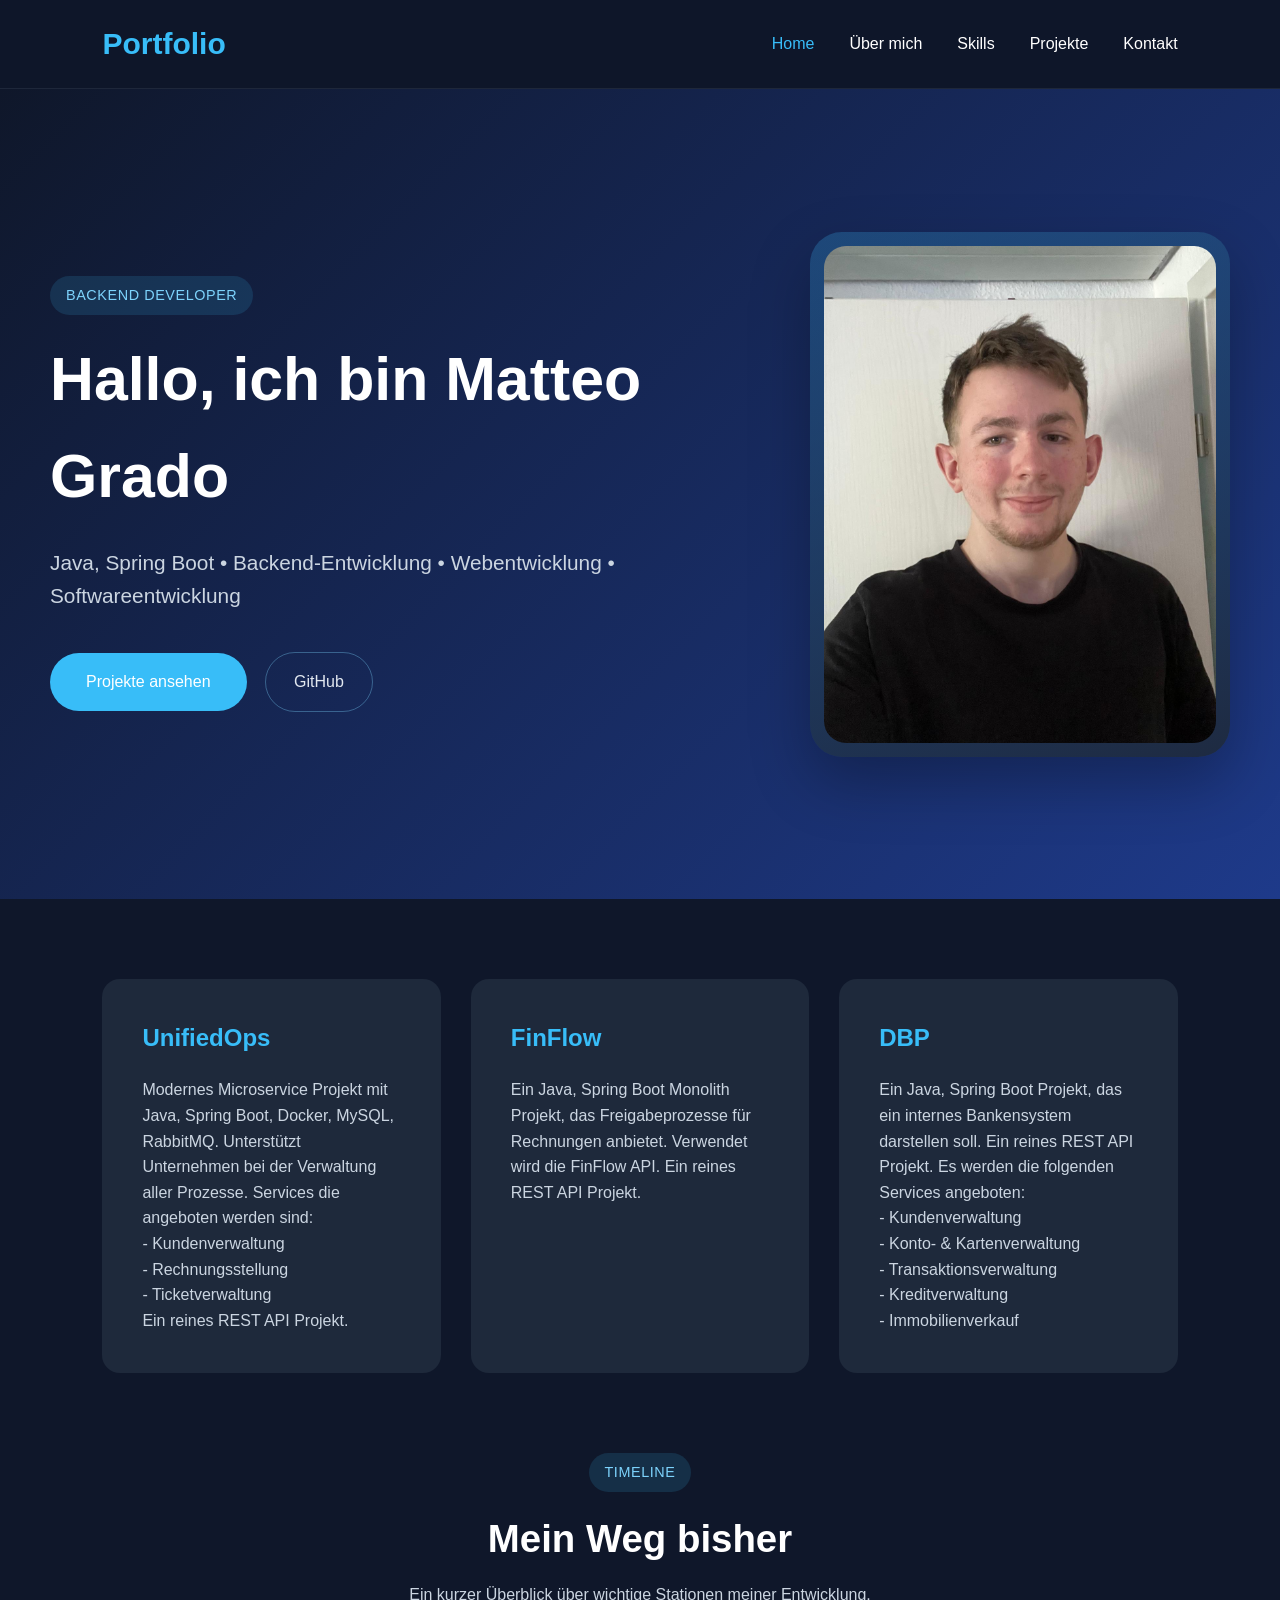
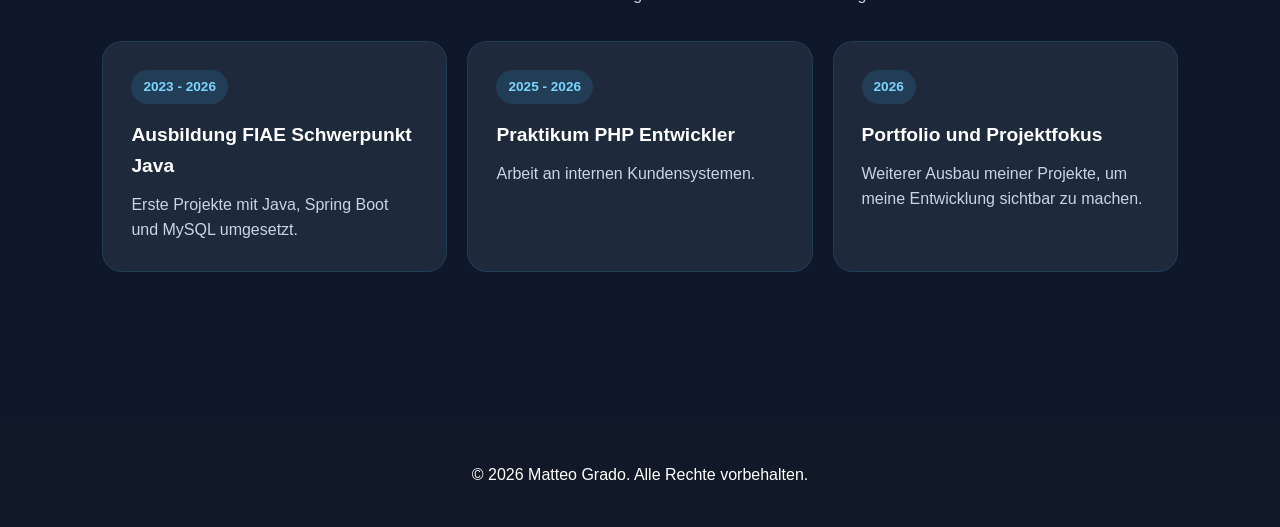
<file: index.html>
<!DOCTYPE html>
<html lang="de">
<head>
    <meta charset="UTF-8">
    <meta name="viewport" content="width=device-width, initial-scale=1.0">
    <title>Portfolio</title>
    <link rel="stylesheet" href="nav.css">
    <link rel="stylesheet" href="style.css">
</head>
<body>

    <header class="site-header">
        <a class="logo" href="index.html">Portfolio</a>

        <button class="menu-toggle" type="button" data-menu-toggle aria-controls="site-nav" aria-expanded="false">
            ☰
        </button>

        <nav class="site-nav" id="site-nav" data-site-nav>
            <ul>
                <li><a href="index.html" aria-current="page">Home</a></li>
                <li><a href="about.html">Über mich</a></li>
                <li><a href="skills.html">Skills</a></li>
                <li><a href="projects.html">Projekte</a></li>
                <li><a href="contact.html">Kontakt</a></li>
            </ul>
        </nav>
    </header>

    <section class="hero">
        <div class="hero-inner">
            <div class="hero-content">
                <span class="hero-kicker">Backend Developer</span>
                <h1>Hallo, ich bin Matteo Grado</h1>
                <p>
                    Java, Spring Boot • Backend-Entwicklung • Webentwicklung • Softwareentwicklung
                </p>
                <a href="projects.html" class="button">
                    Projekte ansehen
                </a>
                <a href="https://github.com/MatteoGrado" class="social-link" target="_blank" rel="noreferrer">
                    GitHub
                </a>
            </div>

            <div class="hero-portrait">
                <img src="profilbild.jpeg" alt="Portrait von Matteo Grado">
            </div>
        </div>
    </section>

    <section class="services">
        <div class="card">
            <h2>UnifiedOps</h2>
            <p>
                Modernes Microservice Projekt mit Java, Spring Boot, Docker, MySQL, RabbitMQ.
                Unterstützt Unternehmen bei der Verwaltung aller Prozesse.
                Services die angeboten werden sind:<br>
                - Kundenverwaltung<br>
                - Rechnungsstellung<br>
                - Ticketverwaltung<br>
                Ein reines REST API Projekt.
            </p>
        </div>

        <div class="card">
            <h2>FinFlow</h2>
            <p>
                Ein Java, Spring Boot Monolith Projekt, das Freigabeprozesse für Rechnungen anbietet.
                Verwendet wird die FinFlow API. Ein reines REST API Projekt.
            </p>
        </div>

        <div class="card">
            <h2>DBP</h2>
            <p>
                Ein Java, Spring Boot Projekt, das ein internes Bankensystem darstellen soll.
                Ein reines REST API Projekt.
                Es werden die folgenden Services angeboten:<br>
                - Kundenverwaltung<br>
                - Konto- & Kartenverwaltung<br>
                - Transaktionsverwaltung<br>
                - Kreditverwaltung<br>
                - Immobilienverkauf<br>
            </p>
        </div>
    </section>

    <section class="timeline">
        <div class="timeline-wrap">
            <div class="timeline-heading">
                <span class="hero-kicker">Timeline</span>
                <h2>Mein Weg bisher</h2>
                <p>Ein kurzer Überblick über wichtige Stationen meiner Entwicklung.</p>
            </div>

            <div class="timeline-list">
                <div class="timeline-item">
                    <span class="timeline-year">2023 - 2026</span>
                    <h3>Ausbildung FIAE Schwerpunkt Java</h3>
                    <p>Erste Projekte mit Java, Spring Boot und MySQL umgesetzt.</p>
                </div>

                <div class="timeline-item">
                    <span class="timeline-year">2025 - 2026</span>
                    <h3>Praktikum PHP Entwickler</h3>
                    <p>Arbeit an internen Kundensystemen.</p>
                </div>

                <div class="timeline-item">
                    <span class="timeline-year">2026</span>
                    <h3>Portfolio und Projektfokus</h3>
                    <p>Weiterer Ausbau meiner Projekte, um meine Entwicklung sichtbar zu machen.</p>
                </div>
            </div>
        </div>
    </section>

    <footer>
        <p>
            © 2026 Matteo Grado. Alle Rechte vorbehalten.
        </p>
    </footer>

    <script type="module" src="nav.js"></script>

</body>
</html>
</file>
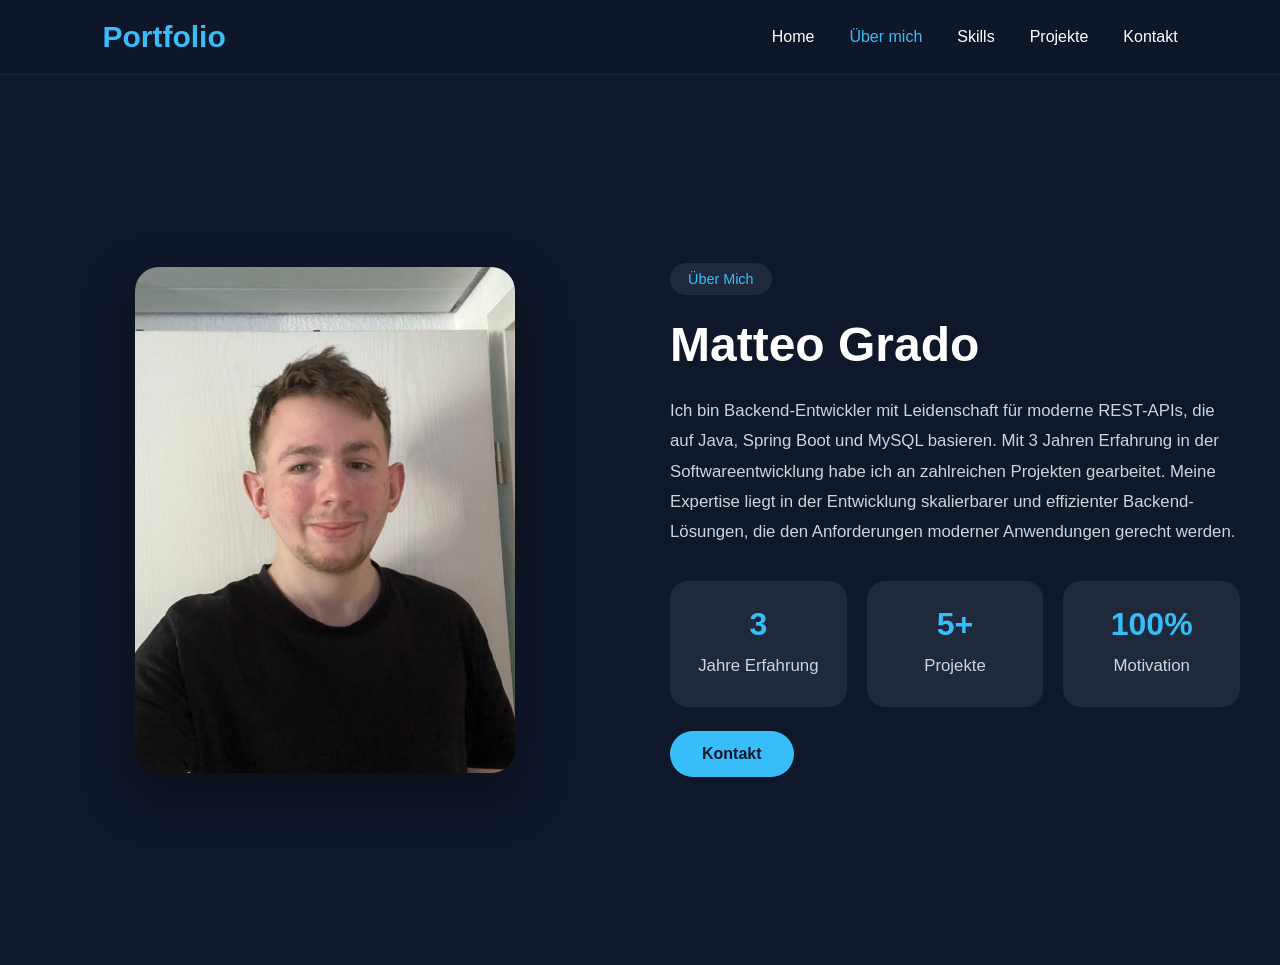
<file: about.html>
<!DOCTYPE html>
<html lang="de">
<head>
    <meta charset="UTF-8">
    <meta name="viewport" content="width=device-width, initial-scale=1.0">
    <title>Über Mich</title>
    <link rel="stylesheet" href="nav.css">
    <link rel="stylesheet" href="about-style.css">
</head>
<body>

<header class="site-header">
    <a class="logo" href="index.html">Portfolio</a>
    <button class="menu-toggle" type="button" data-menu-toggle aria-controls="site-nav" aria-expanded="false">☰</button>
    <nav class="site-nav" id="site-nav" data-site-nav>
        <ul>
            <li><a href="index.html">Home</a></li>
            <li><a href="about.html" aria-current="page">Über mich</a></li>
            <li><a href="skills.html">Skills</a></li>
            <li><a href="projects.html">Projekte</a></li>
            <li><a href="contact.html">Kontakt</a></li>
        </ul>
    </nav>
</header>

<main class="page-shell">
    <section class="about">
        <div class="container">
            <div class="image">
                <img src="profilbild.jpeg" alt="Profilbild">
            </div>

            <div class="content">
                <span class="tag">Über Mich</span>
                <h1>Matteo Grado</h1>
                <p>
                    Ich bin Backend-Entwickler mit Leidenschaft für moderne REST-APIs,
                    die auf Java, Spring Boot und MySQL basieren. Mit 3 Jahren Erfahrung in der Softwareentwicklung habe ich an zahlreichen Projekten gearbeitet.
                    Meine Expertise liegt in der Entwicklung skalierbarer und effizienter Backend-Lösungen, die den Anforderungen moderner Anwendungen gerecht werden.
                </p>

                <div class="stats">
                    <div>
                        <h2>3</h2>
                        <p>Jahre Erfahrung</p>
                    </div>

                    <div>
                        <h2>5+</h2>
                        <p>Projekte</p>
                    </div>

                    <div>
                        <h2>100%</h2>
                        <p>Motivation</p>
                    </div>
                </div>

                <a href="contact.html" class="button">Kontakt</a>
            </div>
        </div>
    </section>
</main>

<script type="module" src="nav.js"></script>

</body>
</html>
</file>
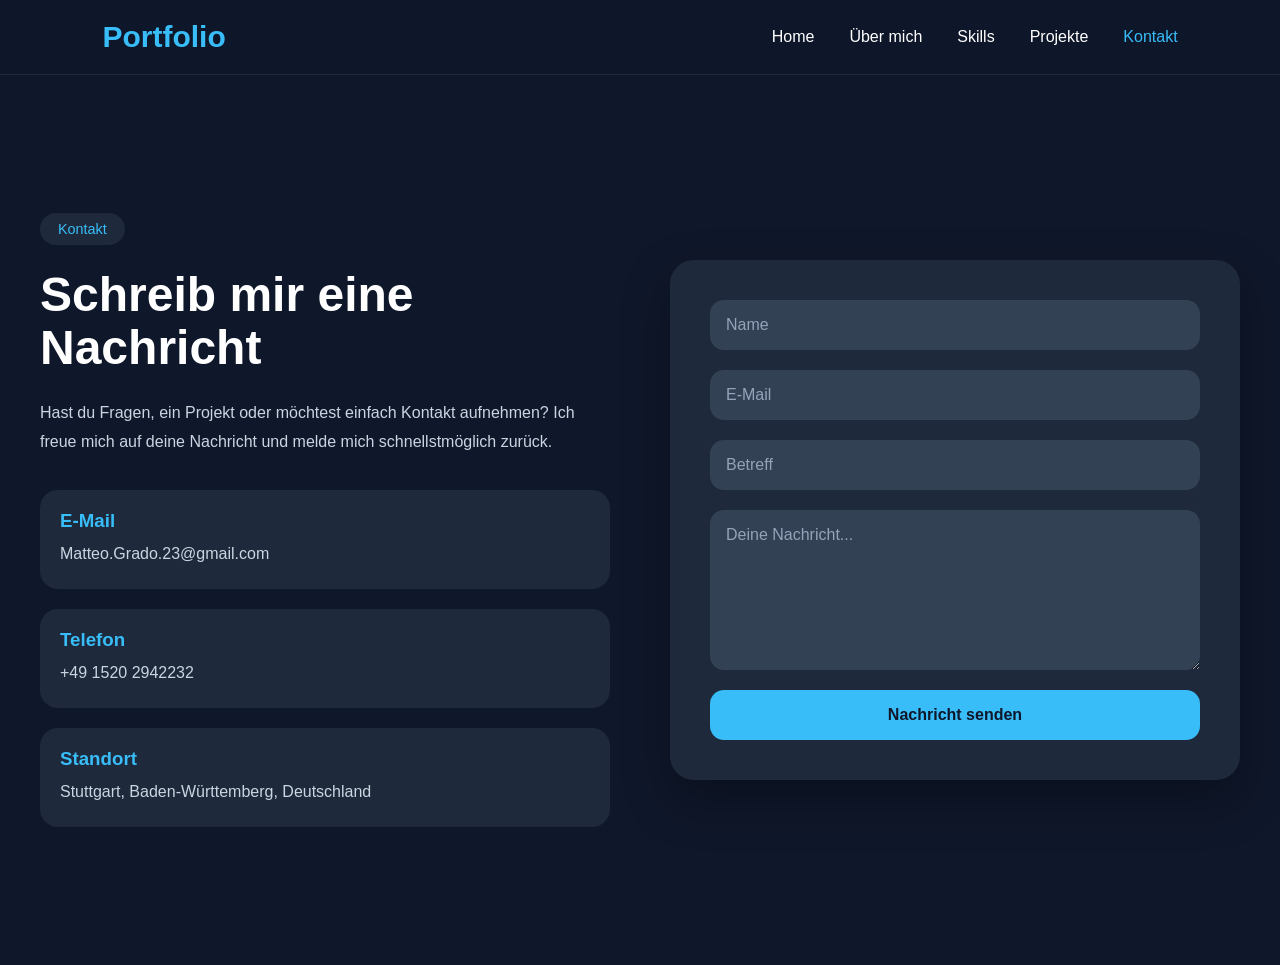
<file: contact.html>
<!DOCTYPE html>
<html lang="de">
<head>
    <meta charset="UTF-8">
    <meta name="viewport" content="width=device-width, initial-scale=1.0">
    <title>Kontakt</title>
    <link rel="stylesheet" href="nav.css">
    <link rel="stylesheet" href="contact-style.css">
</head>
<body>

<header class="site-header">
    <a class="logo" href="index.html">Portfolio</a>
    <button class="menu-toggle" type="button" data-menu-toggle aria-controls="site-nav" aria-expanded="false">☰</button>
    <nav class="site-nav" id="site-nav" data-site-nav>
        <ul>
            <li><a href="index.html">Home</a></li>
            <li><a href="about.html">Über mich</a></li>
            <li><a href="skills.html">Skills</a></li>
            <li><a href="projects.html">Projekte</a></li>
            <li><a href="contact.html" aria-current="page">Kontakt</a></li>
        </ul>
    </nav>
</header>

<main class="page-shell">
    <section class="contact">
        <div class="container">
            <div class="contact-info">
                <span class="tag">Kontakt</span>
                <h1>Schreib mir eine Nachricht</h1>

                <p>
                    Hast du Fragen, ein Projekt oder möchtest einfach Kontakt aufnehmen?
                    Ich freue mich auf deine Nachricht und melde mich schnellstmöglich zurück.
                </p>

                <div class="info-box">
                    <div class="item">
                        <h3>E-Mail</h3>
                        <p>Matteo.Grado.23@gmail.com</p>
                    </div>

                    <div class="item">
                        <h3>Telefon</h3>
                        <p>+49 1520 2942232</p>
                    </div>

                    <div class="item">
                        <h3>Standort</h3>
                        <p>Stuttgart, Baden-Württemberg, Deutschland</p>
                    </div>
                </div>
            </div>

            <div class="contact-form">
                <form action="http://localhost:8080/api/contact" method="POST">
                    <input type="text" name="name" placeholder="Name" required>
                    <input type="email" name="email" placeholder="E-Mail" required>
                    <input type="text" name="subject" placeholder="Betreff">
                    <textarea name="message" rows="6" placeholder="Deine Nachricht..." required></textarea>
                    <button type="submit">Nachricht senden</button>
                </form>
            </div>
        </div>
    </section>
</main>

<script type="module" src="nav.js"></script>

</body>
</html>
</file>
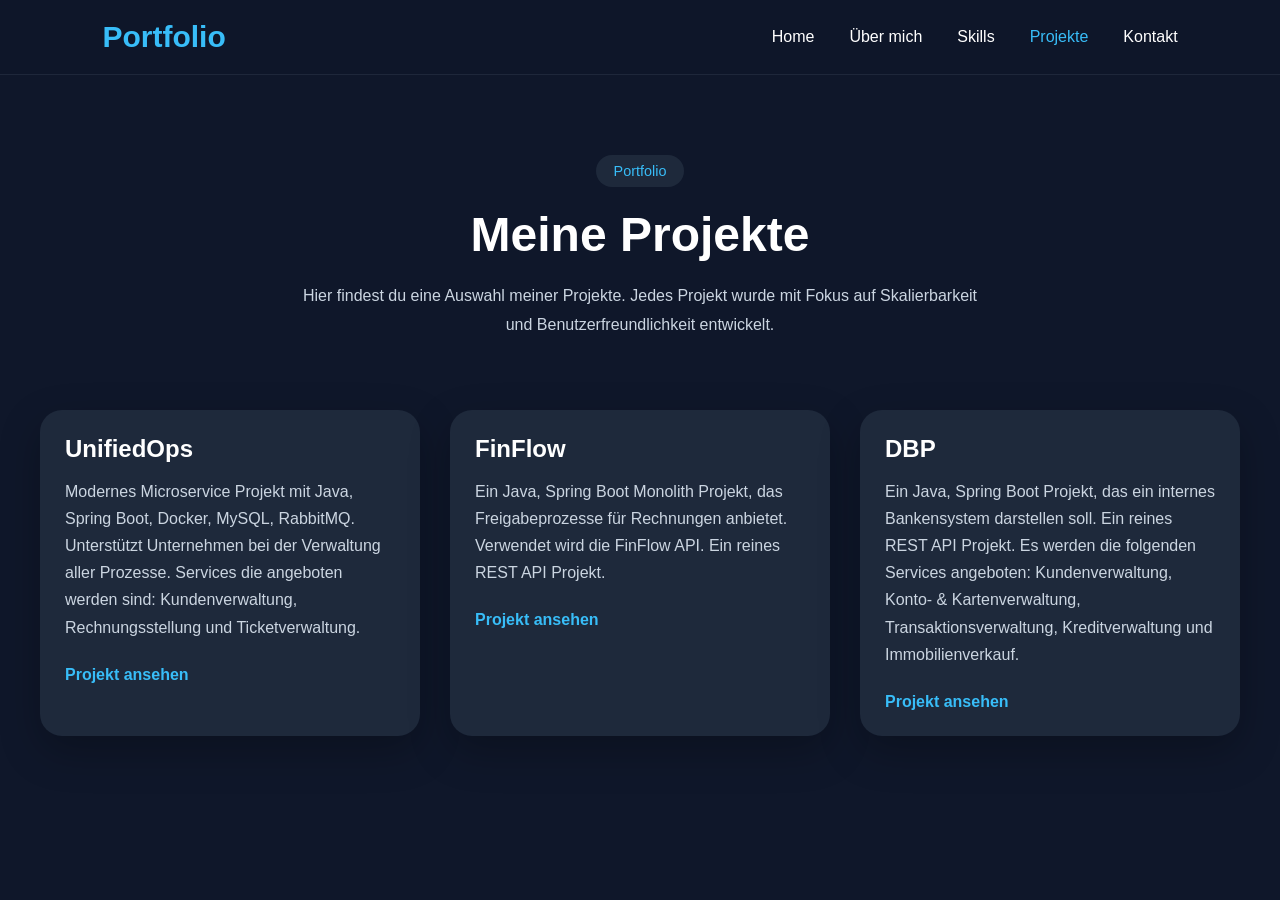
<file: projects.html>
<!DOCTYPE html>
<html lang="de">
<head>
    <meta charset="UTF-8">
    <meta name="viewport" content="width=device-width, initial-scale=1.0">
    <title>Meine Projekte</title>
    <link rel="stylesheet" href="nav.css">
    <link rel="stylesheet" href="projects-style.css">
</head>
<body>

<header class="site-header">
    <a class="logo" href="index.html">Portfolio</a>
    <button class="menu-toggle" type="button" data-menu-toggle aria-controls="site-nav" aria-expanded="false">☰</button>
    <nav class="site-nav" id="site-nav" data-site-nav>
        <ul>
            <li><a href="index.html">Home</a></li>
            <li><a href="about.html">Über mich</a></li>
            <li><a href="skills.html">Skills</a></li>
            <li><a href="projects.html" aria-current="page">Projekte</a></li>
            <li><a href="contact.html">Kontakt</a></li>
        </ul>
    </nav>
</header>

<main class="page-shell">
    <section class="projects">
        <div class="container">
            <div class="heading">
                <span class="tag">Portfolio</span>
                <h1>Meine Projekte</h1>
                <p>
                    Hier findest du eine Auswahl meiner Projekte. Jedes Projekt wurde
                    mit Fokus auf Skalierbarkeit und Benutzerfreundlichkeit entwickelt.
                </p>
            </div>

            <div class="project-grid">
                <div class="card">
                    <div class="card-content">
                        <h2>UnifiedOps</h2>
                        <p>
                            Modernes Microservice Projekt mit Java, Spring Boot, Docker, MySQL, RabbitMQ.
                            Unterstützt Unternehmen bei der Verwaltung aller Prozesse.
                            Services die angeboten werden sind:
                            Kundenverwaltung, Rechnungsstellung und Ticketverwaltung.
                        </p>
                        <a href="https://github.com/MatteoGrado/UnifiedOps">Projekt ansehen</a>
                    </div>
                </div>

                <div class="card">
                    <div class="card-content">
                        <h2>FinFlow</h2>
                        <p>
                            Ein Java, Spring Boot Monolith Projekt, das Freigabeprozesse für Rechnungen anbietet.
                            Verwendet wird die FinFlow API. Ein reines REST API Projekt.
                        </p>
                        <a href="https://github.com/MatteoGrado/FinFlow">Projekt ansehen</a>
                    </div>
                </div>

                <div class="card">
                    <div class="card-content">
                        <h2>DBP</h2>
                        <p>
                            Ein Java, Spring Boot Projekt, das ein internes Bankensystem darstellen soll.
                            Ein reines REST API Projekt.
                            Es werden die folgenden Services angeboten:
                            Kundenverwaltung, Konto- & Kartenverwaltung, Transaktionsverwaltung,
                            Kreditverwaltung und Immobilienverkauf.
                        </p>
                        <a href="https://github.com/MatteoGrado/DBP">Projekt ansehen</a>
                    </div>
                </div>
            </div>
        </div>
    </section>
</main>

<script type="module" src="nav.js"></script>
</body>
</html>
</file>
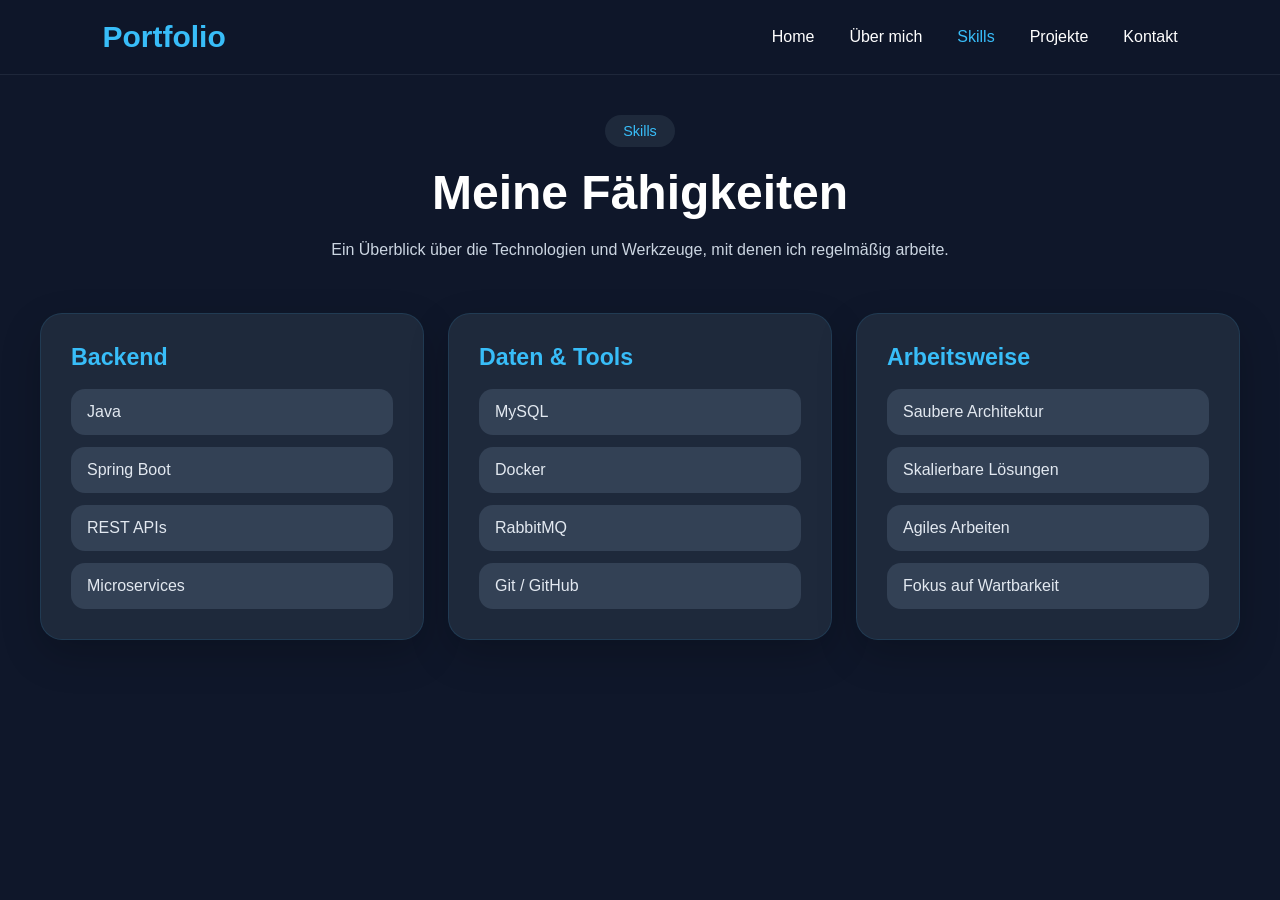
<file: skills.html>
<!DOCTYPE html>
<html lang="de">
<head>
    <meta charset="UTF-8">
    <meta name="viewport" content="width=device-width, initial-scale=1.0">
    <title>Skills</title>
    <link rel="stylesheet" href="nav.css">
    <link rel="stylesheet" href="skills-style.css">
</head>
<body>

<header class="site-header">
    <a class="logo" href="index.html">Portfolio</a>
    <button class="menu-toggle" type="button" data-menu-toggle aria-controls="site-nav" aria-expanded="false">☰</button>
    <nav class="site-nav" id="site-nav" data-site-nav>
        <ul>
            <li><a href="index.html">Home</a></li>
            <li><a href="about.html">Über mich</a></li>
            <li><a href="skills.html" aria-current="page">Skills</a></li>
            <li><a href="projects.html">Projekte</a></li>
            <li><a href="contact.html">Kontakt</a></li>
        </ul>
    </nav>
</header>

<main class="page-shell">
    <section class="skills">
        <div class="container">
            <div class="heading">
                <span class="tag">Skills</span>
                <h1>Meine Fähigkeiten</h1>
                <p>
                    Ein Überblick über die Technologien und Werkzeuge, mit denen ich regelmäßig arbeite.
                </p>
            </div>

            <div class="skills-grid">
                <article class="skill-card">
                    <h2>Backend</h2>
                    <ul>
                        <li>Java</li>
                        <li>Spring Boot</li>
                        <li>REST APIs</li>
                        <li>Microservices</li>
                    </ul>
                </article>

                <article class="skill-card">
                    <h2>Daten & Tools</h2>
                    <ul>
                        <li>MySQL</li>
                        <li>Docker</li>
                        <li>RabbitMQ</li>
                        <li>Git / GitHub</li>
                    </ul>
                </article>

                <article class="skill-card">
                    <h2>Arbeitsweise</h2>
                    <ul>
                        <li>Saubere Architektur</li>
                        <li>Skalierbare Lösungen</li>
                        <li>Agiles Arbeiten</li>
                        <li>Fokus auf Wartbarkeit</li>
                    </ul>
                </article>
            </div>
        </div>
    </section>
</main>

<script type="module" src="nav.js"></script>

</body>
</html>
</file>
<file: nav.css>
* {
    box-sizing: border-box;
}

.site-header {
    position: sticky;
    top: 0;
    z-index: 1000;
    display: flex;
    justify-content: space-between;
    align-items: center;
    gap: 20px;
    padding: 20px 8%;
    background: rgba(15, 23, 42, 0.95);
    backdrop-filter: blur(10px);
    border-bottom: 1px solid rgba(148, 163, 184, 0.12);
}

.logo {
    font-size: 30px;
    font-weight: 700;
    color: #38bdf8;
    text-decoration: none;
    white-space: nowrap;
}

.menu-toggle {
    display: none;
    background: none;
    border: none;
    color: #ffffff;
    font-size: 32px;
    cursor: pointer;
    line-height: 1;
}

.site-nav ul {
    display: flex;
    align-items: center;
    list-style: none;
    gap: 35px;
}

.site-nav a {
    text-decoration: none;
    color: #ffffff;
    transition: 0.3s;
    font-weight: 500;
}

.site-nav a:hover,
.site-nav a:focus-visible {
    color: #38bdf8;
}

.site-nav a[aria-current="page"] {
    color: #38bdf8;
}

@media (max-width: 768px) {
    .site-header {
        flex-wrap: wrap;
        padding: 18px 20px;
    }

    .menu-toggle {
        display: block;
    }

    .site-nav {
        width: 100%;
        display: none;
        margin-top: 8px;
    }

    .site-nav.active {
        display: block;
    }

    .site-nav ul {
        flex-direction: column;
        align-items: center;
        gap: 15px;
        padding: 10px 0 6px;
    }
}
</file>
<file: style.css>
* {
    margin: 0;
    padding: 0;
    box-sizing: border-box;
}

body {
    font-family: "Poppins", sans-serif;
    background: #0f172a;
    color: #ffffff;
    line-height: 1.6;
}

.hero {
    min-height: 90vh;
    display: flex;
    justify-content: center;
    align-items: center;
    text-align: center;
    padding: 0 20px;
    background: linear-gradient(135deg, #0f172a, #1e3a8a);
}

.hero-inner {
    width: 100%;
    max-width: 1180px;
    display: grid;
    grid-template-columns: minmax(0, 1.15fr) minmax(280px, 0.85fr);
    gap: 48px;
    align-items: center;
}

.hero-content {
    max-width: 680px;
    justify-self: start;
    text-align: left;
}

.hero-kicker {
    display: inline-block;
    margin-bottom: 16px;
    padding: 8px 16px;
    border-radius: 999px;
    background: rgba(56, 189, 248, 0.14);
    color: #7dd3fc;
    font-size: 0.9rem;
    letter-spacing: 0.04em;
    text-transform: uppercase;
}

.hero h1 {
    font-size: 3.8rem;
    margin-bottom: 20px;
}

.hero p {
    font-size: 1.3rem;
    color: #cbd5e1;
    margin-bottom: 40px;
}

.button {
    display: inline-block;
    padding: 16px 36px;
    text-decoration: none;
    color: white;
    background: #38bdf8;
    border-radius: 50px;
    transition: 0.3s;
}

.button:hover {
    background: #0ea5e9;
    transform: translateY(-3px);
}

.social-link {
    display: inline-block;
    margin-left: 14px;
    padding: 16px 28px;
    text-decoration: none;
    color: #e2e8f0;
    border: 1px solid rgba(125, 211, 252, 0.35);
    border-radius: 50px;
    transition: 0.3s;
}

.social-link:hover {
    color: #ffffff;
    border-color: #38bdf8;
    transform: translateY(-3px);
}

.hero-portrait {
    justify-self: end;
    width: min(100%, 420px);
    aspect-ratio: 4 / 5;
    padding: 14px;
    border-radius: 32px;
    background: linear-gradient(160deg, rgba(56, 189, 248, 0.22), rgba(30, 41, 59, 0.92));
    box-shadow: 0 25px 60px rgba(0, 0, 0, 0.28);
}

.hero-portrait img {
    width: 100%;
    height: 100%;
    object-fit: cover;
    border-radius: 22px;
    display: block;
}

.services {
    display: grid;
    grid-template-columns: repeat(auto-fit, minmax(260px, 1fr));
    gap: 30px;
    padding: 80px 8%;
}

.timeline {
    padding: 0 8% 90px;
}

.timeline-wrap {
    max-width: 1200px;
    margin: 0 auto;
}

.timeline-heading {
    max-width: 680px;
    margin: 0 auto 34px;
    text-align: center;
}

.timeline-heading h2 {
    font-size: 2.4rem;
    margin-bottom: 12px;
}

.timeline-heading p {
    color: #cbd5e1;
}

.timeline-list {
    display: grid;
    grid-template-columns: repeat(3, minmax(0, 1fr));
    gap: 20px;
}

.timeline-item {
    position: relative;
    padding: 28px;
    background: #1e293b;
    border-radius: 20px;
    border: 1px solid rgba(56, 189, 248, 0.12);
}

.timeline-year {
    display: inline-block;
    margin-bottom: 16px;
    padding: 6px 12px;
    border-radius: 999px;
    background: rgba(56, 189, 248, 0.14);
    color: #7dd3fc;
    font-size: 0.85rem;
    font-weight: 600;
}

.timeline-item h3 {
    margin-bottom: 10px;
    font-size: 1.2rem;
}

.timeline-item p {
    color: #cbd5e1;
}

.card {
    background: #1e293b;
    padding: 40px;
    border-radius: 18px;
    transition: 0.3s;
}

.card:hover {
    transform: translateY(-10px);
    box-shadow: 0 20px 40px rgba(0, 0, 0, .3);
}

.card h2 {
    margin-bottom: 20px;
    color: #38bdf8;
}

.card p {
    color: #cbd5e1;
}

footer {
    margin-top: 60px;
    padding: 40px;
    text-align: center;
    background: #111827;
}

@media (max-width: 768px) {
    .hero {
        padding: 36px 20px 56px;
    }

    .hero-inner {
        grid-template-columns: 1fr;
        gap: 28px;
    }

    .hero-content {
        justify-self: center;
        text-align: center;
    }

    .hero h1 {
        font-size: 2.5rem;
    }

    .hero p {
        font-size: 1.1rem;
    }

    .hero-portrait {
        justify-self: center;
        width: min(100%, 320px);
    }

    .social-link {
        margin-left: 0;
        margin-top: 14px;
    }

    .services {
        grid-template-columns: 1fr;
    }

    .timeline {
        padding: 0 20px 70px;
    }

    .timeline-list {
        grid-template-columns: 1fr;
    }

    .timeline-heading h2 {
        font-size: 2rem;
    }
}
</file>
<file: about-style.css>
*{
    margin:0;
    padding:0;
    box-sizing:border-box;
    font-family:Inter,sans-serif;
}

body{
    background:#0f172a;
    color:#fff;
    min-height:100vh;
    padding:0;
}

.page-shell{
    padding:40px;
}

.about{
    width:100%;
    max-width:1200px;
    margin:0 auto;
    min-height:calc(100vh - 90px);
    display:flex;
    align-items:center;
}

.container{
    display:grid;
    grid-template-columns:1fr 1fr;
    gap:60px;
    align-items:center;
}

.image{
    position:relative;
    max-width:380px;
    margin:auto;
}

.image img{
    width:100%;
    border-radius:24px;
    display:block;
    box-shadow:0 20px 50px rgba(0,0,0,.35);
}

.content{
    display:flex;
    flex-direction:column;
    gap:24px;
}

.tag{
    display:inline-block;
    width:max-content;
    padding:8px 18px;
    border-radius:50px;
    background:#1e293b;
    color:#38bdf8;
    font-size:.9rem;
}

h1{
    font-size:3rem;
    line-height:1.1;
}

.content p{
    color:#cbd5e1;
    line-height:1.8;
    font-size:1.05rem;
}

.stats{
    display:grid;
    grid-template-columns:repeat(3,1fr);
    gap:20px;
    margin-top:10px;
}

.stats div{
    background:#1e293b;
    padding:25px;
    border-radius:18px;
    text-align:center;
    transition:.3s;
}

.stats div:hover{
    transform:translateY(-8px);
    background:#334155;
}

.stats h2{
    color:#38bdf8;
    font-size:2rem;
    margin-bottom:8px;
}

.button{
    width:max-content;
    padding:14px 32px;
    background:#38bdf8;
    color:#0f172a;
    text-decoration:none;
    font-weight:600;
    border-radius:50px;
    transition:.3s;
}

.button:hover{
    background:#0ea5e9;
    transform:translateY(-3px);
}

@media(max-width:900px){
    .page-shell{
        padding:20px;
    }

    .container{
        grid-template-columns:1fr;
        text-align:center;
    }

    .image{
        max-width:300px;
        margin:auto;
    }

    .content{
        align-items:center;
    }

    .stats{
        grid-template-columns:1fr;
        width:100%;
    }

    h1{
        font-size:2.3rem;
    }
}
</file>
<file: contact-style.css>
*{
    margin:0;
    padding:0;
    box-sizing:border-box;
    font-family:Inter,sans-serif;
}

body{
    background:#0f172a;
    color:#fff;
    min-height:100vh;
    padding:0;
}

.page-shell{
    padding:40px;
}

.contact{
    width:100%;
    max-width:1200px;
    margin:0 auto;
    min-height:calc(100vh - 90px);
    display:flex;
    align-items:center;
}

.container{
    display:grid;
    grid-template-columns:1fr 1fr;
    gap:60px;
    align-items:center;
}

.contact-info{
    display:flex;
    flex-direction:column;
    gap:24px;
}

.tag{
    display:inline-block;
    width:max-content;
    padding:8px 18px;
    border-radius:50px;
    background:#1e293b;
    color:#38bdf8;
    font-size:.9rem;
}

h1{
    font-size:3rem;
    line-height:1.1;
}

.contact-info p{
    color:#cbd5e1;
    line-height:1.8;
}

.info-box{
    display:flex;
    flex-direction:column;
    gap:20px;
    margin-top:10px;
}

.item{
    background:#1e293b;
    padding:20px;
    border-radius:18px;
    transition:.3s;
}

.item:hover{
    transform:translateY(-5px);
    background:#334155;
}

.item h3{
    color:#38bdf8;
    margin-bottom:8px;
}

.contact-form{
    background:#1e293b;
    padding:40px;
    border-radius:24px;
    box-shadow:0 20px 50px rgba(0,0,0,.3);
}

form{
    display:flex;
    flex-direction:column;
    gap:20px;
}

input,
textarea{
    width:100%;
    padding:16px;
    border:none;
    outline:none;
    border-radius:14px;
    background:#334155;
    color:#fff;
    font-size:1rem;
}

input::placeholder,
textarea::placeholder{
    color:#94a3b8;
}

textarea{
    resize:vertical;
    min-height:160px;
}

button{
    padding:16px;
    border:none;
    border-radius:14px;
    background:#38bdf8;
    color:#0f172a;
    font-size:1rem;
    font-weight:600;
    cursor:pointer;
    transition:.3s;
}

button:hover{
    background:#0ea5e9;
    transform:translateY(-3px);
}

@media(max-width:900px){
    .page-shell{
        padding:20px;
    }

    .container{
        grid-template-columns:1fr;
    }

    .contact-info{
        text-align:center;
        align-items:center;
    }

    .info-box{
        width:100%;
    }

    h1{
        font-size:2.3rem;
    }

    .contact-form{
        padding:30px;
    }
}
</file>
<file: projects-style.css>
*{
    margin:0;
    padding:0;
    box-sizing:border-box;
    font-family:Inter,sans-serif;
}

body{
    background:#0f172a;
    color:#fff;
    padding:0;
}

.page-shell{
    padding:80px 40px;
}

.projects{
    width:100%;
}

.container{
    max-width:1200px;
    margin:auto;
}

.heading{
    text-align:center;
    max-width:700px;
    margin:0 auto 70px;
}

.tag{
    display:inline-block;
    padding:8px 18px;
    border-radius:50px;
    background:#1e293b;
    color:#38bdf8;
    font-size:.9rem;
    margin-bottom:20px;
}

.heading h1{
    font-size:3rem;
    margin-bottom:20px;
}

.heading p{
    color:#cbd5e1;
    line-height:1.8;
}

.project-grid{
    display:grid;
    grid-template-columns:repeat(auto-fit,minmax(320px,1fr));
    gap:30px;
}

.card{
    background:#1e293b;
    border-radius:22px;
    overflow:hidden;
    transition:.35s;
    box-shadow:0 15px 40px rgba(0,0,0,.25);
}

.card:hover{
    transform:translateY(-10px);
    box-shadow:0 25px 60px rgba(0,0,0,.4);
}

.card img{
    width:100%;
    height:230px;
    object-fit:cover;
}

.card-content{
    padding:25px;
}

.card-content h2{
    margin-bottom:15px;
    font-size:1.5rem;
}

.card-content p{
    color:#cbd5e1;
    line-height:1.7;
    margin-bottom:25px;
}

.card-content a{
    display:inline-block;
    text-decoration:none;
    color:#38bdf8;
    font-weight:600;
    transition:.3s;
}

.card-content a:hover{
    color:#0ea5e9;
}

@media(max-width:900px){
    .page-shell{
        padding:60px 20px;
    }

    .heading h1{
        font-size:2.3rem;
    }

    .project-grid{
        grid-template-columns:1fr;
    }
}
</file>
<file: skills-style.css>
*{
    margin:0;
    padding:0;
    box-sizing:border-box;
    font-family:Inter,sans-serif;
}

body{
    background:#0f172a;
    color:#fff;
    min-height:100vh;
}

.page-shell{
    padding:40px;
}

.skills{
    max-width:1200px;
    margin:0 auto;
}

.container{
    width:100%;
}

.heading{
    text-align:center;
    max-width:720px;
    margin:0 auto 48px;
}

.tag{
    display:inline-block;
    padding:8px 18px;
    border-radius:50px;
    background:#1e293b;
    color:#38bdf8;
    font-size:.9rem;
    margin-bottom:18px;
}

.heading h1{
    font-size:3rem;
    margin-bottom:16px;
}

.heading p{
    color:#cbd5e1;
    line-height:1.8;
}

.skills-grid{
    display:grid;
    grid-template-columns:repeat(3, minmax(0, 1fr));
    gap:24px;
}

.skill-card{
    background:#1e293b;
    border-radius:22px;
    padding:30px;
    border:1px solid rgba(56, 189, 248, 0.12);
    box-shadow:0 15px 40px rgba(0,0,0,.2);
}

.skill-card h2{
    color:#38bdf8;
    margin-bottom:18px;
    font-size:1.45rem;
}

.skill-card ul{
    list-style:none;
    display:grid;
    gap:12px;
}

.skill-card li{
    padding:14px 16px;
    border-radius:14px;
    background:#334155;
    color:#e2e8f0;
}

@media(max-width:900px){
    .page-shell{
        padding:20px;
    }

    .heading h1{
        font-size:2.3rem;
    }

    .skills-grid{
        grid-template-columns:1fr;
    }
}
</file>
